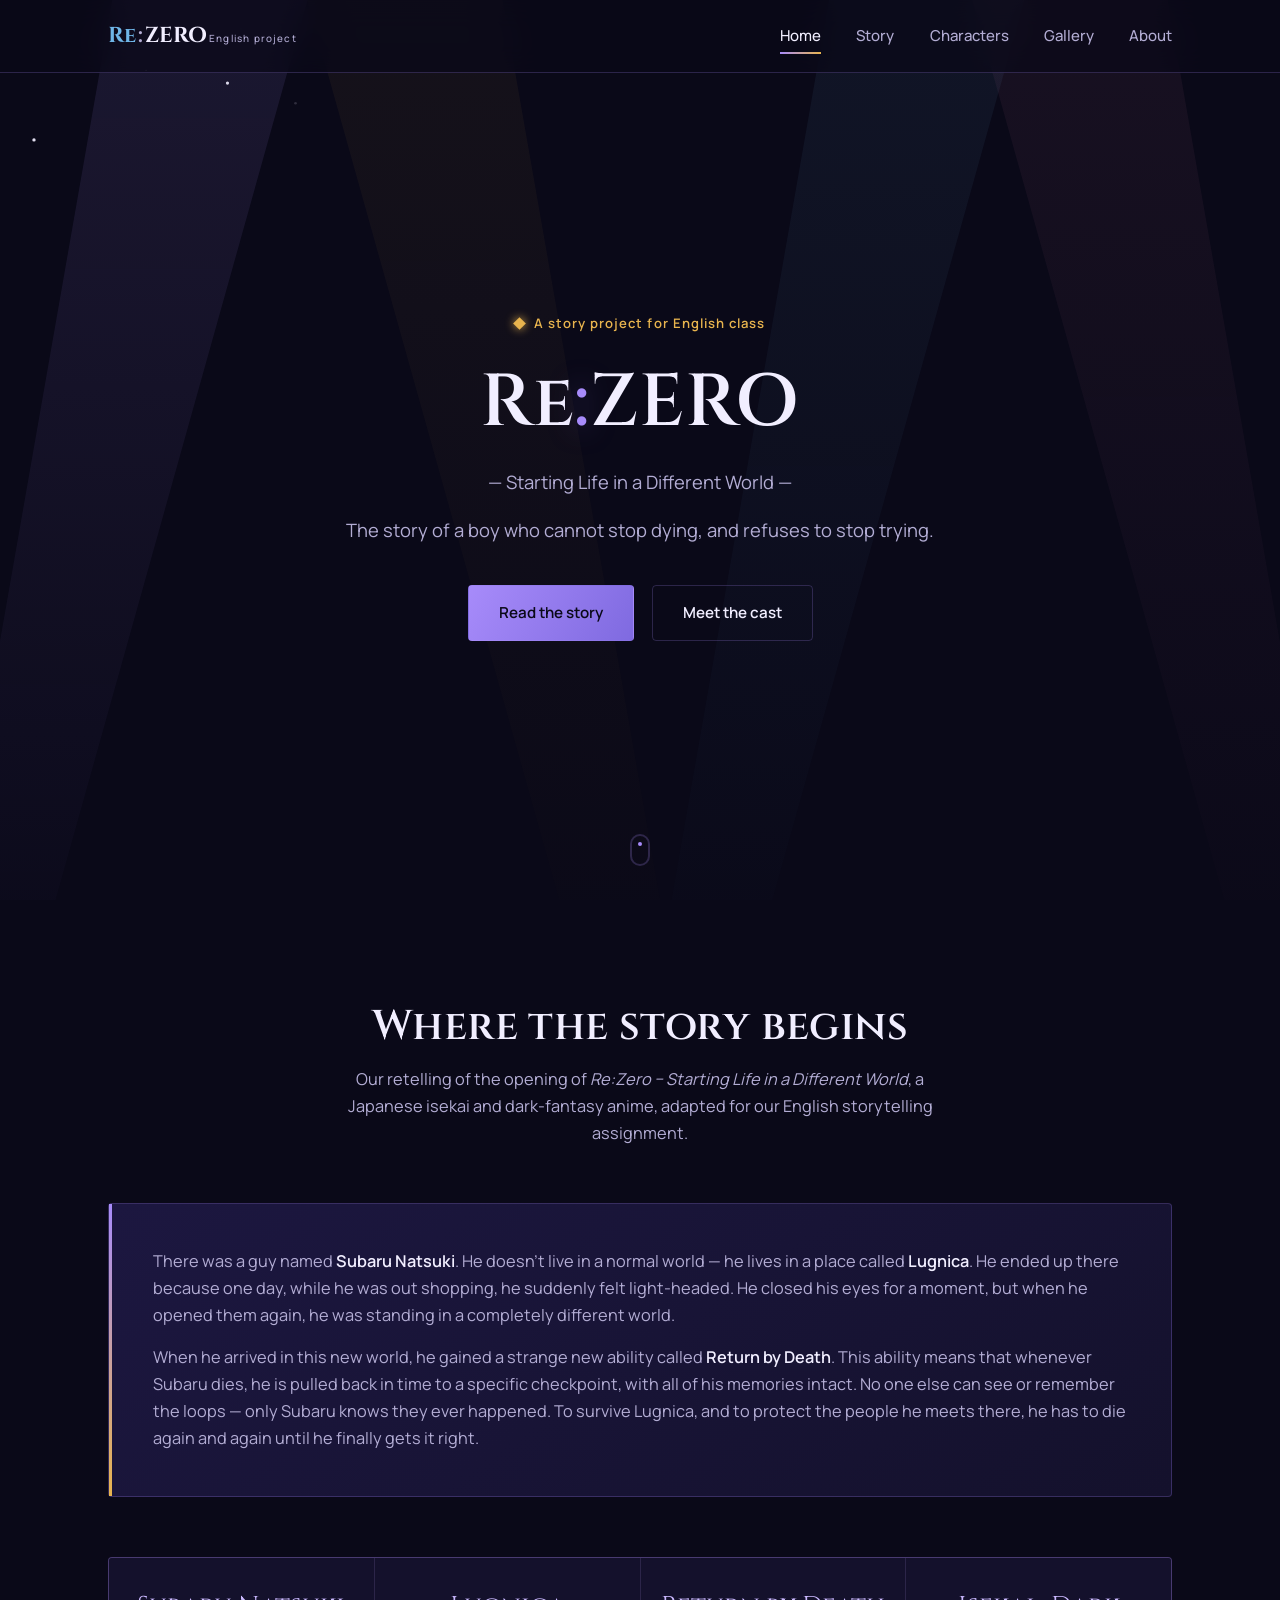
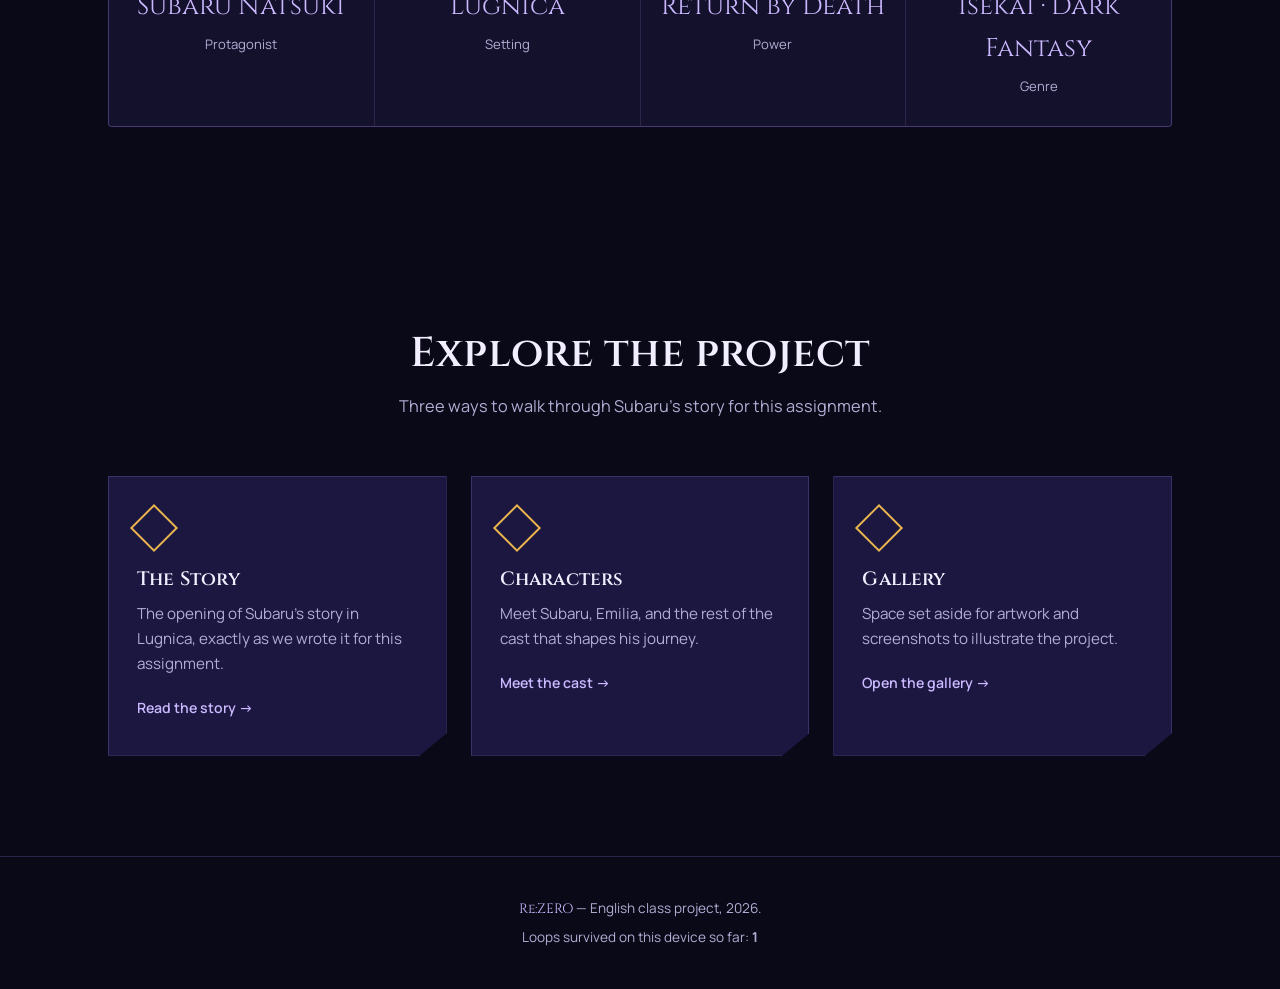
<file: re-zero-english-project/index.html>
<!DOCTYPE html>
<html lang="en">
<head>
  <meta charset="UTF-8" />
  <meta name="viewport" content="width=device-width, initial-scale=1.0" />
  <title>Re:Zero — Starting Life in a Different World | English Project</title>
  <meta name="description" content="An English class project retelling the story of Re:Zero — Starting Life in a Different World." />
  <link rel="stylesheet" href="static/css/style.css" />
</head>
<body>

  <div class="bg-shafts" aria-hidden="true">
    <span></span><span></span><span></span><span></span>
  </div>

  <header class="navbar">
    <div class="container">
      <a href="index.html" class="brand">
        <span class="re">Re</span><span class="colon">:</span><span class="zero">ZERO</span>
        <span class="tag">English project</span>
      </a>
      <nav class="nav-links">
        <a href="index.html">Home</a>
        <a href="templates/story.html">Story</a>
        <a href="templates/characters.html">Characters</a>
        <a href="templates/gallery.html">Gallery</a>
        <a href="templates/about.html">About</a>
      </nav>
      <button class="nav-toggle" aria-label="Toggle menu" aria-expanded="false">
        <span></span><span></span><span></span>
      </button>
    </div>
  </header>

  <main>
    <section class="hero">
      <canvas id="starfield"></canvas>
      <div class="hero-content">
        <p class="eyebrow-gem"><span class="gem"></span>A story project for English class</p>
        <h1>Re<span class="accent">:</span>ZERO</h1>
        <p class="sub">— Starting Life in a Different World —</p>
        <p class="sub">The story of a boy who cannot stop dying, and refuses to stop trying.</p>
        <div class="hero-actions">
          <a href="templates/story.html" class="btn btn-primary">Read the story</a>
          <a href="templates/characters.html" class="btn btn-ghost">Meet the cast</a>
        </div>
      </div>
      <div class="scroll-cue" aria-hidden="true"></div>
    </section>

    <section class="section" id="synopsis">
      <div class="container">
        <div class="section-head reveal">
          <h2>Where the story begins</h2>
          <p>Our retelling of the opening of <em>Re:Zero − Starting Life in a Different World</em>, a Japanese isekai and dark-fantasy anime, adapted for our English storytelling assignment.</p>
        </div>

        <div class="synopsis reveal">
          <p>There was a guy named <strong>Subaru Natsuki</strong>. He doesn't live in a normal world — he lives in a place called <strong>Lugnica</strong>. He ended up there because one day, while he was out shopping, he suddenly felt light-headed. He closed his eyes for a moment, but when he opened them again, he was standing in a completely different world.</p>
          <p>When he arrived in this new world, he gained a strange new ability called <strong>Return by Death</strong>. This ability means that whenever Subaru dies, he is pulled back in time to a specific checkpoint, with all of his memories intact. No one else can see or remember the loops — only Subaru knows they ever happened. To survive Lugnica, and to protect the people he meets there, he has to die again and again until he finally gets it right.</p>
        </div>

        <div class="fact-strip reveal">
          <div class="fact">
            <div class="value">Subaru Natsuki</div>
            <div class="label">Protagonist</div>
          </div>
          <div class="fact">
            <div class="value">Lugnica</div>
            <div class="label">Setting</div>
          </div>
          <div class="fact">
            <div class="value">Return by Death</div>
            <div class="label">Power</div>
          </div>
          <div class="fact">
            <div class="value">Isekai · Dark Fantasy</div>
            <div class="label">Genre</div>
          </div>
        </div>
      </div>
    </section>

    <section class="section" id="explore">
      <div class="container">
        <div class="section-head reveal">
          <h2>Explore the project</h2>
          <p>Three ways to walk through Subaru's story for this assignment.</p>
        </div>

        <div class="explore-grid reveal">
          <a href="templates/story.html" class="explore-card">
            <div class="mark"></div>
            <h3>The Story</h3>
            <p>The opening of Subaru's story in Lugnica, exactly as we wrote it for this assignment.</p>
            <span class="go">Read the story &rarr;</span>
          </a>
          <a href="templates/characters.html" class="explore-card">
            <div class="mark"></div>
            <h3>Characters</h3>
            <p>Meet Subaru, Emilia, and the rest of the cast that shapes his journey.</p>
            <span class="go">Meet the cast &rarr;</span>
          </a>
          <a href="templates/gallery.html" class="explore-card">
            <div class="mark"></div>
            <h3>Gallery</h3>
            <p>Space set aside for artwork and screenshots to illustrate the project.</p>
            <span class="go">Open the gallery &rarr;</span>
          </a>
        </div>
      </div>
    </section>
  </main>

  <footer>
    <div class="container">
      <p><span class="brand-mini">Re:ZERO</span> — English class project, 2026.</p>
      <p style="margin-top:6px;">Loops survived on this device so far: <strong data-loop-counter>1</strong></p>
    </div>
  </footer>

  <script src="static/js/script.js"></script>
</body>
</html>
</file>
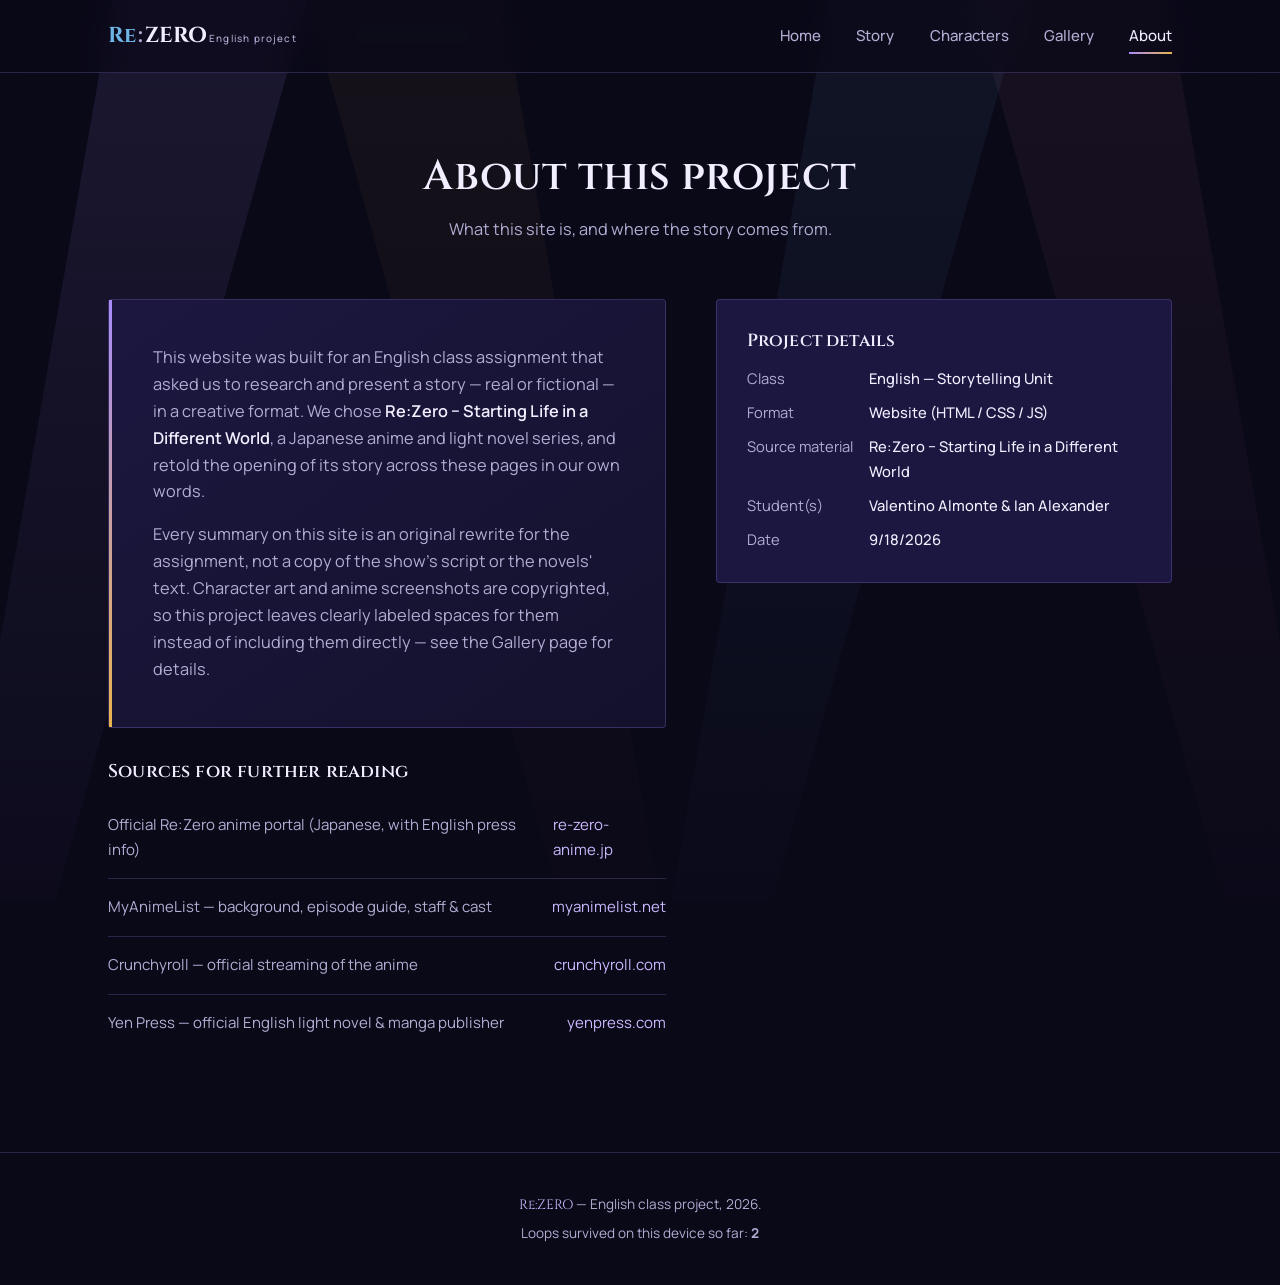
<file: re-zero-english-project/templates/about.html>
<!DOCTYPE html>
<html lang="en">
<head>
  <meta charset="UTF-8" />
  <meta name="viewport" content="width=device-width, initial-scale=1.0" />
  <title>About | Re:Zero English Project</title>
  <link rel="stylesheet" href="../static/css/style.css" />
</head>
<body>

  <div class="bg-shafts" aria-hidden="true">
    <span></span><span></span><span></span><span></span>
  </div>

  <header class="navbar">
    <div class="container">
      <a href="../index.html" class="brand">
        <span class="re">Re</span><span class="colon">:</span><span class="zero">ZERO</span>
        <span class="tag">English project</span>
      </a>
      <nav class="nav-links">
        <a href="../index.html">Home</a>
        <a href="story.html">Story</a>
        <a href="characters.html">Characters</a>
        <a href="gallery.html">Gallery</a>
        <a href="about.html">About</a>
      </nav>
      <button class="nav-toggle" aria-label="Toggle menu" aria-expanded="false">
        <span></span><span></span><span></span>
      </button>
    </div>
  </header>

  <main>
    <section class="section" style="padding-top:150px;">
      <div class="container">
        <div class="section-head reveal">
          <h2>About this project</h2>
          <p>What this site is, and where the story comes from.</p>
        </div>

        <div class="about-grid reveal">
          <div>
            <div class="synopsis" style="margin-bottom: 32px;">
              <p>This website was built for an English class assignment that asked us to research and present a story — real or fictional — in a creative format. We chose <strong>Re:Zero − Starting Life in a Different World</strong>, a Japanese anime and light novel series, and retold the opening of its story across these pages in our own words.</p>
              <p>Every summary on this site is an original rewrite for the assignment, not a copy of the show's script or the novels' text. Character art and anime screenshots are copyrighted, so this project leaves clearly labeled spaces for them instead of including them directly — see the Gallery page for details.</p>
            </div>

            <h3 style="color:var(--frost); font-size:1.15rem; margin-bottom:14px;">Sources for further reading</h3>
            <ul class="source-list">
              <li><span>Official Re:Zero anime portal (Japanese, with English press info)</span><a href="https://re-zero-anime.jp/" target="_blank" rel="noopener">re-zero-anime.jp</a></li>
              <li><span>MyAnimeList — background, episode guide, staff &amp; cast</span><a href="https://myanimelist.net/" target="_blank" rel="noopener">myanimelist.net</a></li>
              <li><span>Crunchyroll — official streaming of the anime</span><a href="https://www.crunchyroll.com/" target="_blank" rel="noopener">crunchyroll.com</a></li>
              <li><span>Yen Press — official English light novel &amp; manga publisher</span><a href="https://yenpress.com/" target="_blank" rel="noopener">yenpress.com</a></li>
            </ul>
          </div>

          <div class="info-card">
            <h3>Project details</h3>
            <dl>
              <dt>Class</dt><dd>English — Storytelling Unit</dd>
              <dt>Format</dt><dd>Website (HTML / CSS / JS)</dd>
              <dt>Source material</dt><dd>Re:Zero − Starting Life in a Different World</dd>
              <dt>Student(s)</dt><dd>Valentino Almonte &amp; Ian Alexander</dd>
              <dt>Date</dt><dd>9/18/2026</dd>
            </dl>
          </div>
        </div>
      </div>
    </section>
  </main>

  <footer>
    <div class="container">
      <p><span class="brand-mini">Re:ZERO</span> — English class project, 2026.</p>
      <p style="margin-top:6px;">Loops survived on this device so far: <strong data-loop-counter>1</strong></p>
    </div>
  </footer>

  <script src="../static/js/script.js"></script>
</body>
</html>
</file>
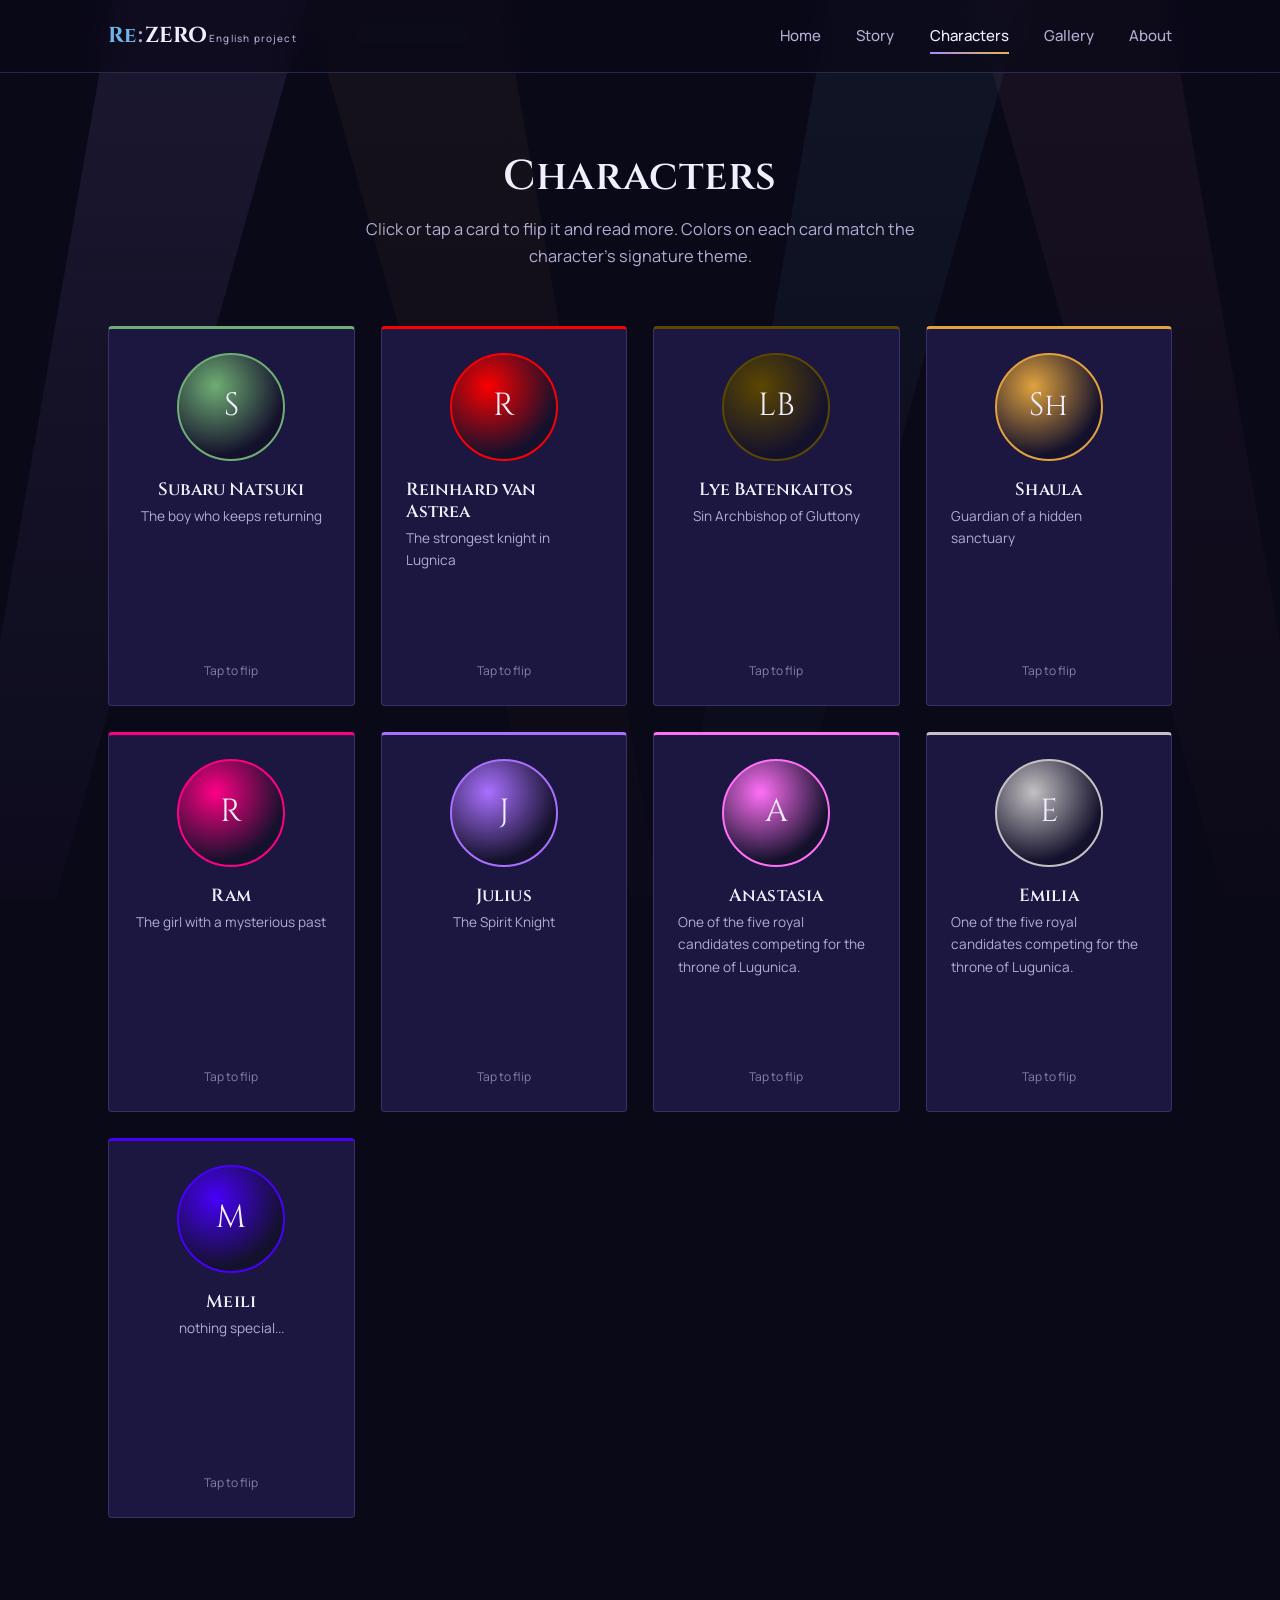
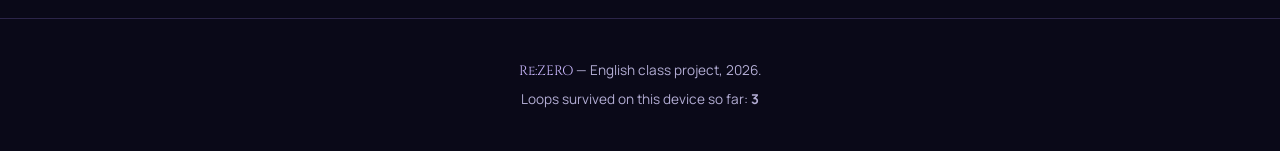
<file: re-zero-english-project/templates/characters.html>
<!DOCTYPE html>
<html lang="en">
<head>
  <meta charset="UTF-8" />
  <meta name="viewport" content="width=device-width, initial-scale=1.0" />
  <title>Characters | Re:Zero English Project</title>
  <link rel="stylesheet" href="../static/css/style.css" />
</head>
<body>

  <div class="bg-shafts" aria-hidden="true">
    <span></span><span></span><span></span><span></span>
  </div>

  <header class="navbar">
    <div class="container">
      <a href="../index.html" class="brand">
        <span class="re">Re</span><span class="colon">:</span><span class="zero">ZERO</span>
        <span class="tag">English project</span>
      </a>
      <nav class="nav-links">
        <a href="../index.html">Home</a>
        <a href="story.html">Story</a>
        <a href="characters.html">Characters</a>
        <a href="gallery.html">Gallery</a>
        <a href="about.html">About</a>
      </nav>
      <button class="nav-toggle" aria-label="Toggle menu" aria-expanded="false">
        <span></span><span></span><span></span>
      </button>
    </div>
  </header>

  <main>
    <section class="section" style="padding-top:150px;">
      <div class="container">
        <div class="section-head reveal">
          <h2>Characters</h2>
          <p>Click or tap a card to flip it and read more. Colors on each card match the character's signature theme.</p>
        </div>

        <div class="char-grid reveal">

          <div class="char-card" tabindex="0" style="--c-color:#6fae74;">
            <div class="char-card-inner">
              <div class="char-face char-front">
                <div class="char-portrait">S</div>
                <h3>Subaru Natsuki</h3>
                <p class="role">The boy who keeps returning</p>
                <p class="flip-hint">Tap to flip</p>
              </div>
              <div class="char-face char-back">
                <h4>Protagonist</h4>
                <p>An ordinary teenager pulled out of his own world with nothing but the clothes on his back and a tracksuit. Stubborn, talkative, and quick to throw himself into danger, Subaru's real strength isn't a sword — it's refusing to give up on people, no matter how many loops it costs him.</p>
              </div>
            </div>
          </div>

          <div class="char-card" tabindex="0" style="--c-color:#fb0000;">
            <div class="char-card-inner">
              <div class="char-face char-front">
                <div class="char-portrait">R</div>
                <h3>Reinhard van Astrea</h3>
                <p class="role">The strongest knight in Lugnica</p>
                <p class="flip-hint">Tap to flip</p>
              </div>
              <div class="char-face char-back">
                <h4>The Sword Saint</h4>
                <p>A knight so skilled that most people consider him unbeatable in a fight. Calm, disciplined, and almost unnervingly polite, Reinhard fights to protect the kingdom and the people he's sworn to serve, and his sheer strength makes him one of the few characters Subaru can't out-plan his way around.</p>
              </div>
            </div>
          </div>

          <div class="char-card" tabindex="0" style="--c-color:#5b4700;">
            <div class="char-card-inner">
              <div class="char-face char-front">
                <div class="char-portrait">LB</div>
                <h3>Lye Batenkaitos</h3>
                <p class="role">Sin Archbishop of Gluttony</p>
                <p class="flip-hint">Tap to flip</p>
              </div>
              <div class="char-face char-back">
                <h4>Gluttony</h4>
                <p>One of the Witch Cult's most dangerous Sin Archbishops, representing Gluttony. Lye feeds on people's names and memories rather than food, hiding underneath heavy robes, and stands as one of the story's most unsettling early threats to Subaru and his allies.</p>
              </div>
            </div>
          </div>

          <div class="char-card" tabindex="0" style="--c-color:#e0a23e;">
            <div class="char-card-inner">
              <div class="char-face char-front">
                <div class="char-portrait">Sh</div>
                <h3>Shaula</h3>
                <p class="role">Guardian of a hidden sanctuary</p>
                <p class="flip-hint">Tap to flip</p>
              </div>
              <div class="char-face char-back">
                <h4>Pleyades Watchtower Guardian</h4>
                <p>A watchful, eccentric guardian who appears later in the story, tasked with protecting a sanctuary that few people are allowed near. Once she decides someone is her "master," her loyalty becomes intense — and more than a little unsettling for whoever is on the receiving end of it.</p>
              </div>
            </div>
          </div>
          
                    <div class="char-card" tabindex="0" style="--c-color:hsl(329, 100%, 50%);">
            <div class="char-card-inner">
              <div class="char-face char-front">
                <div class="char-portrait">R</div>
                <h3>Ram</h3>
                <p class="role">The girl with a mysterious past</p>
                <p class="flip-hint">Tap to flip</p>
              </div>
              <div class="char-face char-back">
                <h4>Maid</h4>
                <p>She is a pink-haired demon (Oni) maid who works alongside her twin sister, Rem, at the Roswaal manor. Although she lost her powerful horn during a childhood attack—significantly weakening her magical abilities and stamina compared to her past—Ram remains fiercely proud, immensely confident, and highly intelligent.</p>
              </div>
            </div>
          </div>

                              <div class="char-card" tabindex="0" style="--c-color:hsl(264, 100%, 72%);">
            <div class="char-card-inner">
              <div class="char-face char-front">
                <div class="char-portrait">J</div>
                <h3>Julius</h3>
                <p class="role">The Spirit Knight</p>
                <p class="flip-hint">Tap to flip</p>
              </div>
              <div class="char-face char-back">
                <h4>Knight</h4>
                <p>Known as the "Finest of Knights," he serves Anastasia Hoshin, one of the candidates in the Royal Selection. Julius is distinguished by his refined appearance, polished manners, and strict adherence to chivalry, making him the personification of an ideal knight in the Kingdom of Lugunica.</p>
              </div>
            </div>
          </div>
          
                                        <div class="char-card" tabindex="0" style="--c-color:hsl(304, 100%, 72%);">
            <div class="char-card-inner">
              <div class="char-face char-front">
                <div class="char-portrait">A</div>
                <h3>Anastasia</h3>
                <p class="role">One of the five royal candidates competing for the throne of Lugunica.</p>
                <p class="flip-hint">Tap to flip</p>
              </div>
              <div class="char-face char-back">
                <h4>Royal Candidate</h4>
                <p>Originally an orphan from Kararagi, she rose from poverty through her exceptional business acumen to become the head of the powerful Hoshin Trading Company. Recognizing her talents, she was nominated to represent Kararagi-style enterprise and commerce in Lugunica's Royal Selection.</p>
              </div>
            </div>
          </div>

                                                  <div class="char-card" tabindex="0" style="--c-color:hsl(315, 3%, 76%);">
            <div class="char-card-inner">
              <div class="char-face char-front">
                <div class="char-portrait">E</div>
                <h3>Emilia</h3>
                <p class="role">One of the five royal candidates competing for the throne of Lugunica.</p>
                <p class="flip-hint">Tap to flip</p>
              </div>
              <div class="char-face char-back">
                <h4>Royal Candidate</h4>
                <p>She is a silver-haired Half-Elf who physically resembles the dreaded Witch of Envy, leading to widespread prejudice and fear from the public throughout her life. Despite facing constant mistrust and isolation, she remains exceptionally kind-hearted, compassionate, and determined to prove her worth and establish equality across the kingdom.</p>
              </div>
            </div>
          </div>

                                                      <div class="char-card" tabindex="0" style="--c-color:hsl(257, 100%, 49%);">
            <div class="char-card-inner">
              <div class="char-face char-front">
                <div class="char-portrait">M</div>
                <h3>Meili</h3>
                <p class="role">nothing special...</p>
                <p class="flip-hint">Tap to flip</p>
              </div>
              <div class="char-face char-back">
                <h4>Useless Girl lol</h4>
                <p>She first appears under the guise of an innocent village child in Irlam, but is later revealed to be an assassin working for the mysterious "Assassin Organization" alongside Elsa Granhiert. Despite her young age and harmless appearance, she plays a central role in several major conflicts against Subaru and his allies.</p>
              </div>
            </div>
          </div>

        </div>
      </div>
    </section>
  </main>

  <footer>
    <div class="container">
      <p><span class="brand-mini">Re:ZERO</span> — English class project, 2026.</p>
      <p style="margin-top:6px;">Loops survived on this device so far: <strong data-loop-counter>1</strong></p>
    </div>
  </footer>

  <script src="../static/js/script.js"></script>
</body>
</html>
</file>
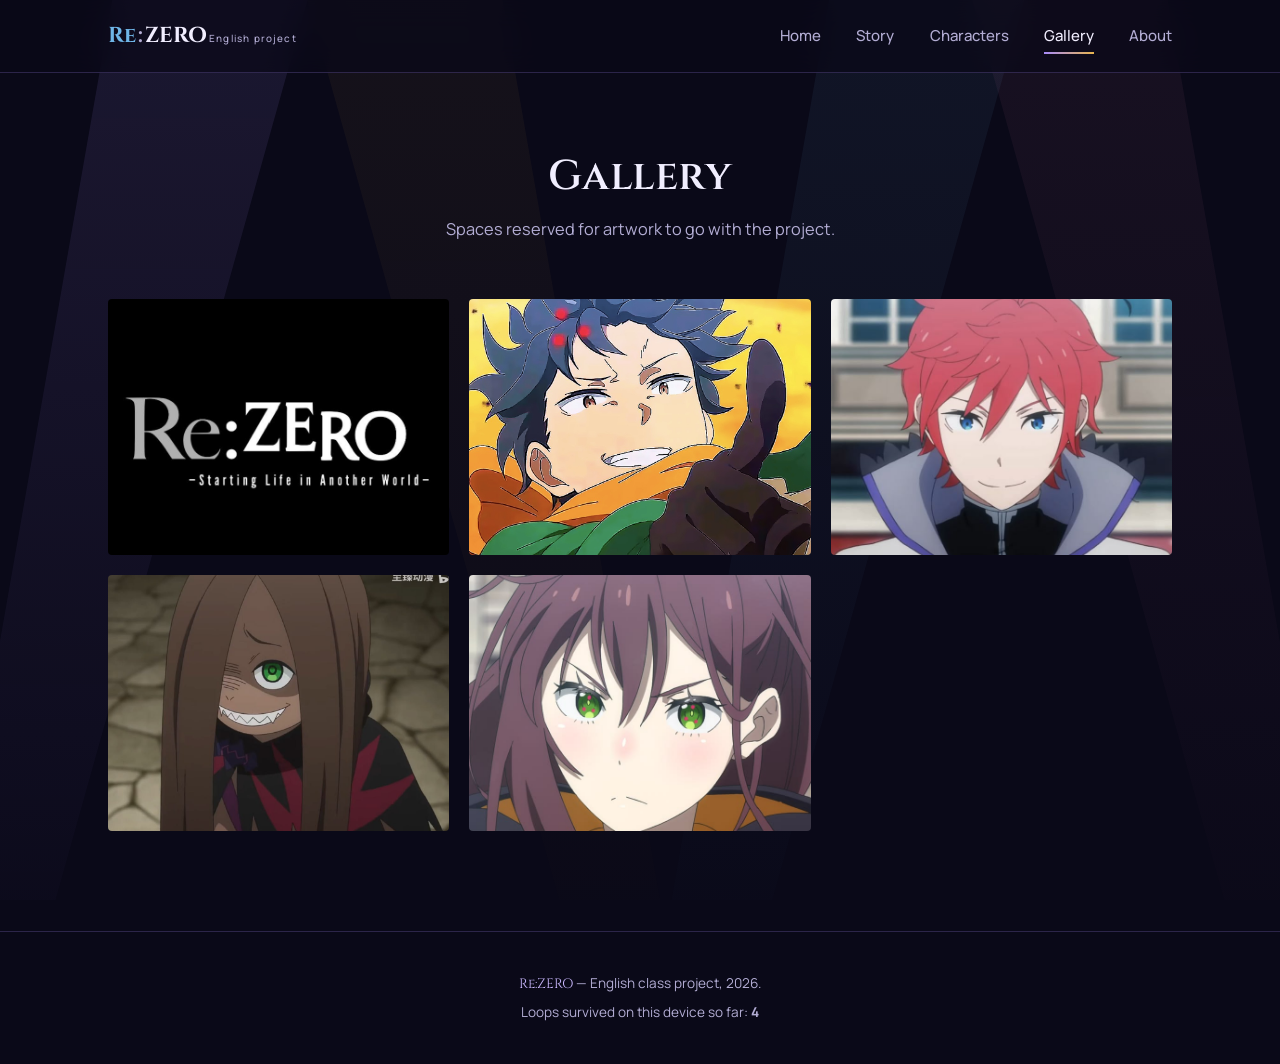
<file: re-zero-english-project/templates/gallery.html>
<!DOCTYPE html>
<html lang="en">
<head>
  <meta charset="UTF-8" />
  <meta name="viewport" content="width=device-width, initial-scale=1.0" />
  <title>Gallery | Re:Zero English Project</title>
  <link rel="stylesheet" href="../static/css/style.css" />
</head>
<body>

  <div class="bg-shafts" aria-hidden="true">
    <span></span><span></span><span></span><span></span>
  </div>

  <header class="navbar">
    <div class="container">
      <a href="../index.html" class="brand">
        <span class="re">Re</span><span class="colon">:</span><span class="zero">ZERO</span>
        <span class="tag">English project</span>
      </a>
      <nav class="nav-links">
        <a href="../index.html">Home</a>
        <a href="story.html">Story</a>
        <a href="characters.html">Characters</a>
        <a href="gallery.html">Gallery</a>
        <a href="about.html">About</a>
      </nav>
      <button class="nav-toggle" aria-label="Toggle menu" aria-expanded="false">
        <span></span><span></span><span></span>
      </button>
    </div>
  </header>

  <main>
    <section class="section" style="padding-top:150px;">
      <div class="container">
        <div class="section-head reveal">
          <h2>Gallery</h2>
          <p>Spaces reserved for artwork to go with the project.</p>
        </div>

        <div class="gallery-grid reveal">

          <div class="gallery-slot">
            <img class="gallery-img" src="../static/images/cover.jpg" alt="Re:Zero cover art" />
            <div class="gallery-fallback">
              <span class="icon"></span>
              <span class="filename">static/images/cover.jpg</span>
              <span class="caption">Cover art</span>
            </div>
          </div>

          <div class="gallery-slot">
            <img class="gallery-img" src="../static/images/subaru.png" alt="Subaru Natsuki" />
            <div class="gallery-fallback">
              <span class="icon"></span>
              <span class="filename">static/images/subaru.png</span>
              <span class="caption">Subaru Natsuki</span>
            </div>
          </div>

          <div class="gallery-slot">
            <img class="gallery-img" src="../static/images/reinhard.jpg" alt="Reinhard van Astrea" />
            <div class="gallery-fallback">
              <span class="icon"></span>
              <span class="filename">static/images/reinhard.jpg</span>
              <span class="caption">Reinhard van Astrea</span>
            </div>
          </div>

          <div class="gallery-slot">
            <img class="gallery-img" src="../static/images/lye-batenkaitos.jpg" alt="Lye Batenkaitos" />
            <div class="gallery-fallback">
              <span class="icon"></span>
              <span class="filename">static/images/lye-batenkaitos.jpg</span>
              <span class="caption">Lye Batenkaitos</span>
            </div>
          </div>

          <div class="gallery-slot">
            <img class="gallery-img" src="../static/images/shaula.jpg" alt="Shaula" />
            <div class="gallery-fallback">
              <span class="icon"></span>
              <span class="filename">static/images/shaula.jpg</span>
              <span class="caption">Shaula</span>
            </div>
          </div>

        </div>
      </div>
    </section>
  </main>

  <footer>
    <div class="container">
      <p><span class="brand-mini">Re:ZERO</span> — English class project, 2026.</p>
      <p style="margin-top:6px;">Loops survived on this device so far: <strong data-loop-counter>1</strong></p>
    </div>
  </footer>

  <script src="../static/js/script.js"></script>
</body>
</html>
</file>
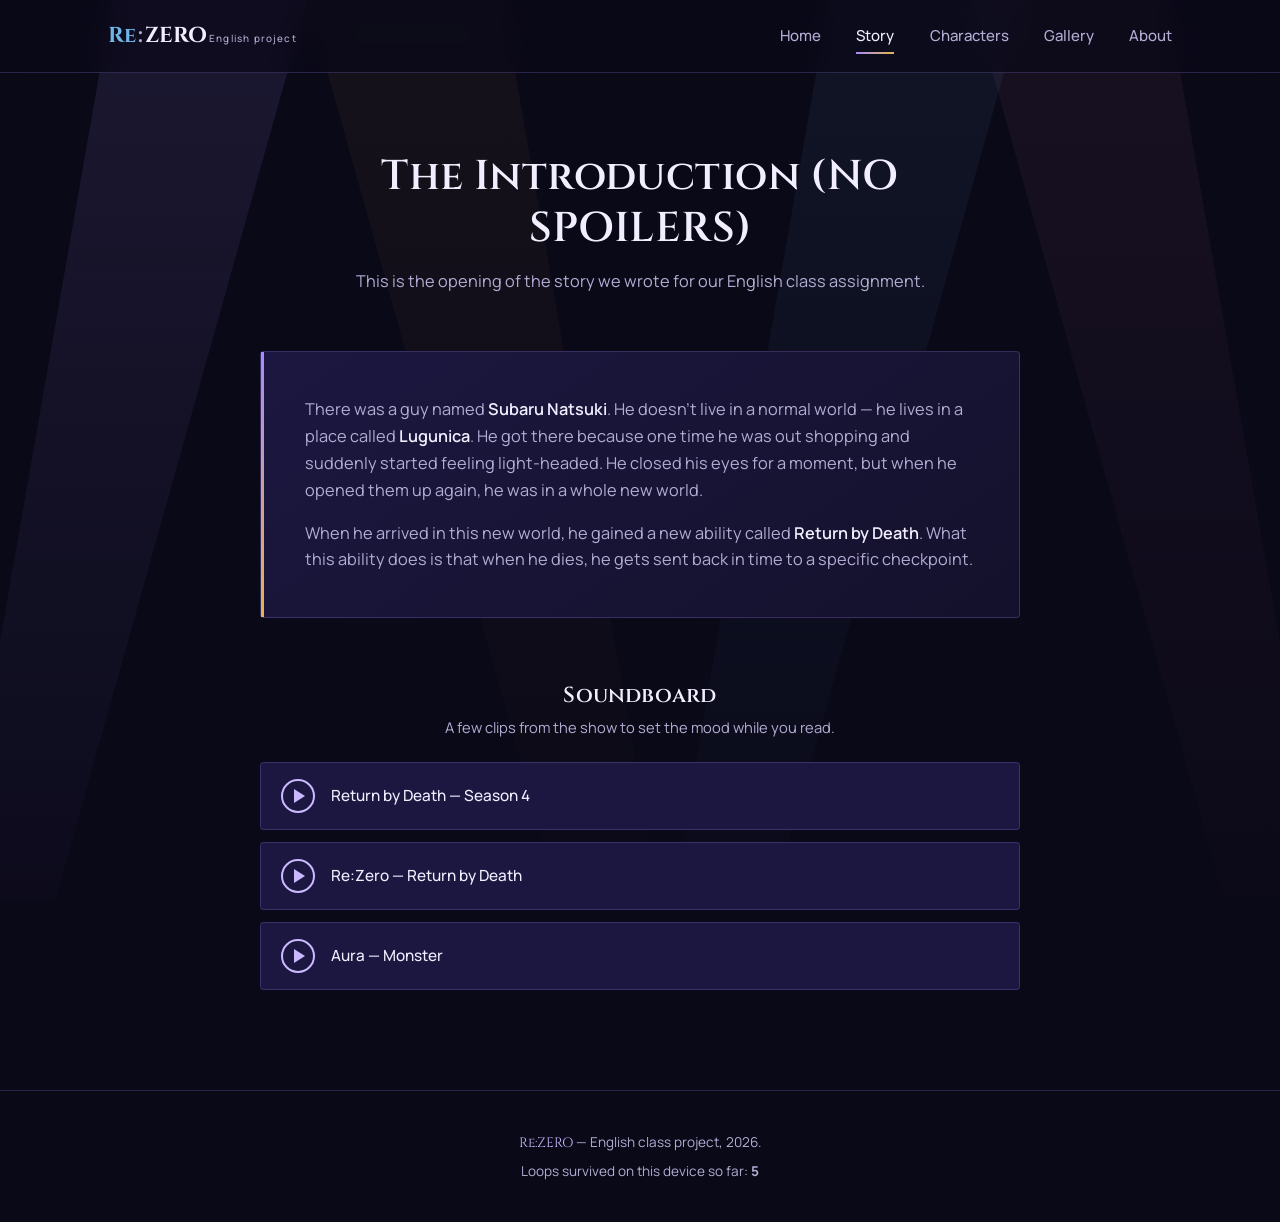
<file: re-zero-english-project/templates/story.html>
<!DOCTYPE html>
<html lang="en">
<head>
  <meta charset="UTF-8" />
  <meta name="viewport" content="width=device-width, initial-scale=1.0" />
  <title>The Story | Re:Zero English Project</title>
  <link rel="stylesheet" href="../static/css/style.css" />
</head>
<body>

  <div class="bg-shafts" aria-hidden="true">
    <span></span><span></span><span></span><span></span>
  </div>

  <header class="navbar">
    <div class="container">
      <a href="../index.html" class="brand">
        <span class="re">Re</span><span class="colon">:</span><span class="zero">ZERO</span>
        <span class="tag">English project</span>
      </a>
      <nav class="nav-links">
        <a href="../index.html">Home</a>
        <a href="story.html">Story</a>
        <a href="characters.html">Characters</a>
        <a href="gallery.html">Gallery</a>
        <a href="about.html">About</a>
      </nav>
      <button class="nav-toggle" aria-label="Toggle menu" aria-expanded="false">
        <span></span><span></span><span></span>
      </button>
    </div>
  </header>

  <main>
    <section class="section" style="padding-top:150px;">
      <div class="container">
        <div class="section-head reveal">
          <h2>The Introduction (NO SPOILERS)</h2>
          <p>This is the opening of the story we wrote for our English class assignment.</p>
        </div>

        <div class="synopsis reveal" style="max-width:760px;margin-left:auto;margin-right:auto;">
          <p>There was a guy named <strong>Subaru Natsuki</strong>. He doesn't live in a normal world — he lives in a place called <strong>Lugunica</strong>. He got there because one time he was out shopping and suddenly started feeling light-headed. He closed his eyes for a moment, but when he opened them up again, he was in a whole new world.</p>
          <p>When he arrived in this new world, he gained a new ability called <strong>Return by Death</strong>. What this ability does is that when he dies, he gets sent back in time to a specific checkpoint.</p>
        </div>

        <div class="soundboard-head reveal" style="max-width:760px;margin-left:auto;margin-right:auto;">
          <h3>Soundboard</h3>
          <p>A few clips from the show to set the mood while you read.</p>
        </div>

        <div class="soundboard reveal" style="max-width:760px;margin-left:auto;margin-right:auto;">
          <button class="sound-btn" data-audio="../static/audio/return-by-death-season-4.mp3">
            <span class="sound-icon" aria-hidden="true"></span>
            <span class="sound-label">Return by Death — Season 4</span>
          </button>
          <button class="sound-btn" data-audio="../static/audio/re-zero-return-by-death.mp3">
            <span class="sound-icon" aria-hidden="true"></span>
            <span class="sound-label">Re:Zero — Return by Death</span>
          </button>
          <button class="sound-btn" data-audio="../static/audio/aura-monster.mp3">
            <span class="sound-icon" aria-hidden="true"></span>
            <span class="sound-label">Aura — Monster</span>
          </button>
        </div>
      </div>
    </section>
  </main>

  <footer>
    <div class="container">
      <p><span class="brand-mini">Re:ZERO</span> — English class project, 2026.</p>
      <p style="margin-top:6px;">Loops survived on this device so far: <strong data-loop-counter>1</strong></p>
    </div>
  </footer>

  <script src="../static/js/script.js"></script>
</body>
</html>
</file>
<file: re-zero-english-project/static/css/style.css>
/* =========================================================
   RE:ZERO — Starting Life in a Different World
   English Class Project — Stylesheet
   ========================================================= */

@import url('https://fonts.googleapis.com/css2?family=Cinzel:wght@500;600;700&family=Manrope:wght@400;500;600;700&display=swap');

:root {
  /* --- Palette: inspired by Lugnica's night sky & the witch's cult colors --- */
  --void: #0a0918;
  --deep: #14112c;
  --panel: #1c1740;
  --panel-light: #241d52;
  --border-soft: rgba(167, 139, 250, 0.22);

  --violet: #a78bfa;      /* Emilia's eyes / spirit magic */
  --violet-soft: #cbb9ff;
  --frost: #f1eeff;        /* icy off-white for body text */
  --frost-dim: #b3add4;    /* muted lavender-grey */
  --gold: #e8b44e;         /* checkpoint / Return by Death glow */
  --rem-blue: #6fb6e8;     /* Rem */
  --ram-pink: #e885b0;     /* Ram */
  --puck-grey: #cfd6e6;    /* Puck */
  --beako-gold: #e0b23e;   /* Beatrice */

  --font-display: 'Cinzel', serif;
  --font-body: 'Manrope', sans-serif;

  --container: 1120px;
  --radius: 4px;
}

/* --- Reset --- */
* { box-sizing: border-box; margin: 0; padding: 0; }

html { scroll-behavior: smooth; }

body {
  background: var(--void);
  color: var(--frost);
  font-family: var(--font-body);
  line-height: 1.65;
  overflow-x: hidden;
}

img { max-width: 100%; display: block; }

a { color: inherit; text-decoration: none; }

ul { list-style: none; }

h1, h2, h3, h4 {
  font-family: var(--font-display);
  font-weight: 600;
  line-height: 1.25;
  letter-spacing: 0.01em;
}

.container {
  max-width: var(--container);
  margin: 0 auto;
  padding: 0 28px;
}

::selection { background: var(--violet); color: var(--void); }

/* Respect reduced motion */
@media (prefers-reduced-motion: reduce) {
  * { animation-duration: 0.001ms !important; animation-iteration-count: 1 !important; transition-duration: 0.001ms !important; scroll-behavior: auto !important; }
}

/* =========================================================
   Ambient background: layered triangular light-shafts
   (the recurring visual motif borrowed from the show's key art)
   ========================================================= */
.bg-shafts {
  position: fixed;
  inset: 0;
  z-index: 0;
  overflow: hidden;
  pointer-events: none;
}
.bg-shafts span {
  position: absolute;
  top: -10%;
  width: 32vw;
  height: 130vh;
  background: linear-gradient(180deg, rgba(167,139,250,0.10), rgba(167,139,250,0));
  clip-path: polygon(50% 0%, 100% 0%, 20% 100%, 0% 100%);
}
.bg-shafts span:nth-child(1) { left: -6%;  background: linear-gradient(180deg, rgba(167,139,250,0.12), transparent); }
.bg-shafts span:nth-child(2) { left: 22%;  background: linear-gradient(180deg, rgba(232,180,78,0.06), transparent); transform: scaleX(-1); }
.bg-shafts span:nth-child(3) { left: 50%;  background: linear-gradient(180deg, rgba(111,182,232,0.08), transparent); }
.bg-shafts span:nth-child(4) { left: 74%;  background: linear-gradient(180deg, rgba(232,133,176,0.07), transparent); transform: scaleX(-1); }

/* =========================================================
   Navbar
   ========================================================= */
.navbar {
  position: fixed;
  top: 0; left: 0; right: 0;
  z-index: 100;
  backdrop-filter: blur(14px);
  -webkit-backdrop-filter: blur(14px);
  background: rgba(10, 9, 24, 0.72);
  border-bottom: 1px solid var(--border-soft);
}
.navbar .container {
  display: flex;
  align-items: center;
  justify-content: space-between;
  height: 72px;
}
.brand {
  font-family: var(--font-display);
  font-size: 1.35rem;
  font-weight: 700;
  display: flex;
  align-items: baseline;
  gap: 2px;
}
.brand .re { color: var(--rem-blue); }
.brand .colon { color: var(--frost-dim); }
.brand .zero { color: var(--frost); }
.brand .tag {
  display: block;
  font-family: var(--font-body);
  font-size: 0.62rem;
  font-weight: 500;
  color: var(--frost-dim);
  letter-spacing: 0.12em;
  margin-top: 2px;
}
.nav-links {
  display: flex;
  gap: 2.2rem;
  font-size: 0.94rem;
  font-weight: 500;
}
.nav-links a {
  position: relative;
  color: var(--frost-dim);
  padding: 6px 0;
  transition: color 0.25s ease;
}
.nav-links a::after {
  content: '';
  position: absolute;
  left: 0; bottom: 0;
  width: 0; height: 2px;
  background: linear-gradient(90deg, var(--violet), var(--gold));
  transition: width 0.3s ease;
}
.nav-links a:hover,
.nav-links a.active { color: var(--frost); }
.nav-links a:hover::after,
.nav-links a.active::after { width: 100%; }

.nav-toggle {
  display: none;
  flex-direction: column;
  gap: 5px;
  background: none;
  border: none;
  cursor: pointer;
  z-index: 110;
}
.nav-toggle span {
  width: 24px; height: 2px;
  background: var(--frost);
  transition: transform 0.3s ease, opacity 0.3s ease;
}

/* =========================================================
   Hero
   ========================================================= */
.hero {
  position: relative;
  min-height: 100vh;
  display: flex;
  align-items: center;
  justify-content: center;
  text-align: center;
  padding: 140px 24px 90px;
  overflow: hidden;
}
#starfield {
  position: absolute;
  inset: 0;
  z-index: 0;
}
.hero-content { position: relative; z-index: 2; max-width: 760px; }

.eyebrow-gem {
  display: inline-flex;
  align-items: center;
  gap: 10px;
  color: var(--gold);
  font-size: 0.82rem;
  font-weight: 600;
  letter-spacing: 0.08em;
  margin-bottom: 22px;
  opacity: 0;
  animation: fadeUp 0.9s ease forwards 0.1s;
}
.eyebrow-gem .gem {
  width: 9px; height: 9px;
  background: var(--gold);
  transform: rotate(45deg);
  box-shadow: 0 0 10px var(--gold);
}

.hero h1 {
  font-size: clamp(2.6rem, 6vw, 4.6rem);
  color: var(--frost);
  opacity: 0;
  animation: fadeUp 0.9s ease forwards 0.3s;
}
.hero h1 .accent { color: var(--violet); text-shadow: 0 0 28px rgba(167,139,250,0.55); }

.hero .sub {
  margin-top: 18px;
  font-size: 1.15rem;
  color: var(--frost-dim);
  font-weight: 400;
  opacity: 0;
  animation: fadeUp 0.9s ease forwards 0.5s;
}

.hero-actions {
  margin-top: 40px;
  display: flex;
  gap: 18px;
  justify-content: center;
  flex-wrap: wrap;
  opacity: 0;
  animation: fadeUp 0.9s ease forwards 0.7s;
}

.btn {
  display: inline-block;
  padding: 14px 30px;
  font-family: var(--font-body);
  font-weight: 600;
  font-size: 0.95rem;
  border-radius: var(--radius);
  transition: transform 0.25s ease, box-shadow 0.25s ease, background 0.25s ease;
  cursor: pointer;
  border: 1px solid transparent;
}
.btn-primary {
  background: linear-gradient(120deg, var(--violet), #7f6ae0);
  color: var(--void);
}
.btn-primary:hover { transform: translateY(-3px); box-shadow: 0 10px 26px rgba(167,139,250,0.35); }
.btn-ghost {
  border-color: var(--border-soft);
  color: var(--frost);
}
.btn-ghost:hover { border-color: var(--violet); background: rgba(167,139,250,0.08); transform: translateY(-3px); }

.scroll-cue {
  position: absolute;
  bottom: 34px; left: 50%;
  transform: translateX(-50%);
  width: 20px; height: 32px;
  border: 2px solid var(--border-soft);
  border-radius: 20px;
  z-index: 2;
}
.scroll-cue::before {
  content: '';
  position: absolute;
  top: 6px; left: 50%;
  width: 4px; height: 4px;
  margin-left: -2px;
  background: var(--violet);
  border-radius: 50%;
  animation: scrollDot 1.8s ease infinite;
}

@keyframes fadeUp {
  from { opacity: 0; transform: translateY(18px); }
  to { opacity: 1; transform: translateY(0); }
}
@keyframes scrollDot {
  0% { top: 6px; opacity: 1; }
  70% { top: 18px; opacity: 0; }
  100% { top: 18px; opacity: 0; }
}

/* =========================================================
   Sections (shared)
   ========================================================= */
.section {
  position: relative;
  z-index: 1;
  padding: 100px 0;
}
.section-head {
  max-width: 620px;
  margin: 0 auto 56px;
  text-align: center;
}
.section-head h2 {
  font-size: clamp(1.9rem, 4vw, 2.6rem);
  color: var(--frost);
}
.section-head p {
  margin-top: 14px;
  color: var(--frost-dim);
  font-size: 1.02rem;
}
.reveal {
  opacity: 0;
  transform: translateY(28px);
  transition: opacity 0.8s ease, transform 0.8s ease;
}
.reveal.is-visible { opacity: 1; transform: translateY(0); }

/* --- Intro / synopsis panel --- */
.synopsis {
  background: linear-gradient(145deg, var(--panel), var(--deep));
  border: 1px solid var(--border-soft);
  border-radius: var(--radius);
  padding: 44px;
  position: relative;
}
.synopsis::before {
  content: '';
  position: absolute;
  top: 0; left: 0;
  width: 3px; height: 100%;
  background: linear-gradient(180deg, var(--violet), var(--gold));
}
.synopsis p { color: var(--frost-dim); margin-bottom: 16px; font-size: 1.02rem; }
.synopsis p:last-child { margin-bottom: 0; }
.synopsis strong { color: var(--frost); font-weight: 600; }

/* --- Fact strip --- */
.fact-strip {
  display: grid;
  grid-template-columns: repeat(4, 1fr);
  gap: 1px;
  background: var(--border-soft);
  border: 1px solid var(--border-soft);
  border-radius: var(--radius);
  overflow: hidden;
  margin-top: 60px;
}
.fact {
  background: var(--deep);
  padding: 28px 20px;
  text-align: center;
}
.fact .value {
  font-family: var(--font-display);
  font-size: 1.6rem;
  color: var(--violet-soft);
}
.fact .label {
  margin-top: 6px;
  font-size: 0.82rem;
  color: var(--frost-dim);
}

/* --- Explore cards --- */
.explore-grid {
  display: grid;
  grid-template-columns: repeat(3, 1fr);
  gap: 24px;
}
.explore-card {
  background: var(--panel);
  border: 1px solid var(--border-soft);
  padding: 34px 28px;
  clip-path: polygon(0 0, 100% 0, 100% 92%, 92% 100%, 0 100%);
  transition: transform 0.3s ease, border-color 0.3s ease, background 0.3s ease;
}
.explore-card:hover {
  transform: translateY(-6px);
  border-color: var(--violet);
  background: var(--panel-light);
}
.explore-card .mark {
  width: 34px; height: 34px;
  border: 2px solid var(--gold);
  transform: rotate(45deg);
  margin-bottom: 22px;
}
.explore-card h3 { color: var(--frost); font-size: 1.2rem; margin-bottom: 10px; }
.explore-card p { color: var(--frost-dim); font-size: 0.95rem; margin-bottom: 18px; }
.explore-card .go { color: var(--violet-soft); font-weight: 600; font-size: 0.88rem; }

/* =========================================================
   Timeline (Return by Death checkpoints) — story.html
   ========================================================= */
.timeline {
  position: relative;
  max-width: 760px;
  margin: 0 auto;
  padding-left: 40px;
}
.timeline::before {
  content: '';
  position: absolute;
  left: 9px; top: 6px; bottom: 6px;
  width: 2px;
  background: linear-gradient(180deg, var(--gold), var(--violet), var(--rem-blue));
  opacity: 0.55;
}
.checkpoint {
  position: relative;
  padding-bottom: 54px;
}
.checkpoint:last-child { padding-bottom: 0; }
.checkpoint .node {
  position: absolute;
  left: -40px; top: 4px;
  width: 20px; height: 20px;
  background: var(--void);
  border: 2px solid var(--gold);
  transform: rotate(45deg);
  box-shadow: 0 0 0 4px rgba(232,180,78,0.12);
}
.checkpoint .node::after {
  content: '';
  position: absolute;
  inset: 4px;
  background: var(--gold);
  animation: pulseGem 2.6s ease-in-out infinite;
}
.checkpoint .loop-tag {
  font-size: 0.78rem;
  letter-spacing: 0.06em;
  color: var(--gold);
  font-weight: 600;
  margin-bottom: 6px;
}
.checkpoint h3 { color: var(--frost); font-size: 1.28rem; margin-bottom: 10px; }
.checkpoint p { color: var(--frost-dim); }

@keyframes pulseGem {
  0%, 100% { opacity: 0.5; }
  50% { opacity: 1; }
}

/* =========================================================
   Characters
   ========================================================= */
.char-grid {
  display: grid;
  grid-template-columns: repeat(auto-fit, minmax(240px, 1fr));
  gap: 26px;
}
.char-card {
  perspective: 1200px;
  height: 380px;
}
.char-card-inner {
  position: relative;
  width: 100%; height: 100%;
  transition: transform 0.7s cubic-bezier(0.4, 0.2, 0.2, 1);
  transform-style: preserve-3d;
}
.char-card:hover .char-card-inner,
.char-card:focus-within .char-card-inner { transform: rotateY(180deg); }

.char-face {
  position: absolute; inset: 0;
  backface-visibility: hidden;
  border-radius: var(--radius);
  border: 1px solid var(--border-soft);
  display: flex;
  flex-direction: column;
}
.char-front {
  background: var(--panel);
  align-items: center;
  justify-content: center;
  padding: 24px;
  border-top: 3px solid var(--c-color, var(--violet));
}
.char-portrait {
  width: 108px; height: 108px;
  border-radius: 50%;
  background: radial-gradient(circle at 35% 30%, var(--c-color, var(--violet)), transparent 70%), var(--deep);
  border: 2px solid var(--c-color, var(--violet));
  display: flex; align-items: center; justify-content: center;
  font-family: var(--font-display);
  font-size: 2rem;
  color: var(--frost);
  margin-bottom: 18px;
}
.char-front h3 { color: var(--frost); font-size: 1.1rem; }
.char-front .role { color: var(--frost-dim); font-size: 0.85rem; margin-top: 4px; }
.char-front .flip-hint { margin-top: auto; font-size: 0.75rem; color: var(--frost-dim); opacity: 0.7; }

.char-back {
  background: var(--panel-light);
  transform: rotateY(180deg);
  padding: 26px;
  justify-content: center;
  border-top: 3px solid var(--c-color, var(--violet));
}
.char-back h4 { color: var(--c-color, var(--violet-soft)); font-size: 0.95rem; margin-bottom: 10px; }
.char-back p { color: var(--frost-dim); font-size: 0.9rem; }

/* =========================================================
   Gallery placeholders
   ========================================================= */
.notice-box {
  background: rgba(232, 180, 78, 0.08);
  border: 1px solid rgba(232, 180, 78, 0.35);
  border-radius: var(--radius);
  padding: 20px 24px;
  color: var(--frost-dim);
  font-size: 0.92rem;
  margin-bottom: 50px;
}
.notice-box strong { color: var(--gold); }
.notice-box code {
  background: rgba(0,0,0,0.3);
  padding: 2px 6px;
  border-radius: 3px;
  color: var(--violet-soft);
  font-size: 0.86rem;
}

.gallery-grid {
  display: grid;
  grid-template-columns: repeat(3, 1fr);
  gap: 20px;
}
.gallery-slot {
  position: relative;
  aspect-ratio: 4/3;
  border-radius: var(--radius);
  overflow: hidden;
  background: rgba(255,255,255,0.02);
}
.gallery-slot .gallery-img {
  position: absolute;
  inset: 0;
  width: 100%;
  height: 100%;
  object-fit: cover;
  transition: transform 0.5s ease;
}
.gallery-slot:hover .gallery-img { transform: scale(1.06); }
.gallery-slot .gallery-fallback {
  position: absolute;
  inset: 0;
  border: 1.5px dashed var(--border-soft);
  border-radius: var(--radius);
  display: none;
  flex-direction: column;
  align-items: center;
  justify-content: center;
  gap: 8px;
  text-align: center;
  padding: 16px;
  color: var(--frost-dim);
  transition: border-color 0.3s ease, background 0.3s ease;
}
.gallery-slot.img-missing .gallery-fallback { display: flex; }
.gallery-slot.img-missing:hover .gallery-fallback { border-color: var(--violet); background: rgba(167,139,250,0.05); }
.gallery-slot .icon {
  width: 30px; height: 30px;
  border: 2px solid var(--frost-dim);
  border-radius: 50%;
  position: relative;
}
.gallery-slot .icon::after {
  content: '';
  position: absolute;
  left: 50%; top: 50%;
  width: 14px; height: 2px;
  background: var(--frost-dim);
  transform: translate(-50%, -50%) rotate(45deg);
}
.gallery-slot .filename { font-size: 0.78rem; color: var(--violet-soft); }
.gallery-slot .caption { font-size: 0.82rem; }

/* =========================================================
   About / sources page
   ========================================================= */
.about-grid {
  display: grid;
  grid-template-columns: 1.1fr 0.9fr;
  gap: 50px;
  align-items: start;
}
.source-list li {
  padding: 16px 0;
  border-bottom: 1px solid var(--border-soft);
  display: flex;
  justify-content: space-between;
  gap: 16px;
  color: var(--frost-dim);
  font-size: 0.94rem;
}
.source-list li:last-child { border-bottom: none; }
.source-list a { color: var(--violet-soft); }
.source-list a:hover { text-decoration: underline; }

.info-card {
  background: var(--panel);
  border: 1px solid var(--border-soft);
  border-radius: var(--radius);
  padding: 30px;
}
.info-card h3 { color: var(--frost); font-size: 1.1rem; margin-bottom: 14px; }
.info-card dl { display: grid; grid-template-columns: auto 1fr; gap: 10px 16px; font-size: 0.92rem; }
.info-card dt { color: var(--frost-dim); }
.info-card dd { color: var(--frost); font-weight: 500; }

/* =========================================================
   Footer
   ========================================================= */
footer {
  position: relative;
  z-index: 1;
  border-top: 1px solid var(--border-soft);
  padding: 40px 0;
  text-align: center;
  color: var(--frost-dim);
  font-size: 0.85rem;
}
footer .brand-mini { color: var(--violet-soft); font-family: var(--font-display); }

/* =========================================================
   Soundboard (story.html)
   ========================================================= */
.soundboard-head {
  margin-top: 64px;
  margin-bottom: 22px;
  text-align: center;
}
.soundboard-head h3 {
  font-size: 1.35rem;
  color: var(--frost);
}
.soundboard-head p {
  margin-top: 6px;
  color: var(--frost-dim);
  font-size: 0.92rem;
}
.soundboard {
  display: flex;
  flex-direction: column;
  gap: 12px;
}
.sound-btn {
  display: flex;
  align-items: center;
  gap: 16px;
  width: 100%;
  background: var(--panel);
  border: 1px solid var(--border-soft);
  border-radius: var(--radius);
  padding: 16px 20px;
  color: var(--frost);
  font-family: var(--font-body);
  font-size: 0.96rem;
  font-weight: 500;
  cursor: pointer;
  text-align: left;
  transition: border-color 0.25s ease, background 0.25s ease, transform 0.2s ease;
}
.sound-btn:hover {
  border-color: var(--violet);
  background: var(--panel-light);
  transform: translateX(4px);
}
.sound-btn.is-playing {
  border-color: var(--gold);
  background: rgba(232, 180, 78, 0.08);
}
.sound-icon {
  position: relative;
  width: 34px;
  height: 34px;
  flex-shrink: 0;
  border: 2px solid var(--violet-soft);
  border-radius: 50%;
  display: flex;
  align-items: center;
  justify-content: center;
  transition: border-color 0.25s ease;
}
.sound-icon::before {
  content: '';
  width: 0;
  height: 0;
  border-style: solid;
  border-width: 7px 0 7px 11px;
  border-color: transparent transparent transparent var(--violet-soft);
  margin-left: 2px;
}
.sound-btn.is-playing .sound-icon { border-color: var(--gold); }
.sound-btn.is-playing .sound-icon::before {
  border-width: 0;
  width: 3px;
  height: 14px;
  background: var(--gold);
  box-shadow: 6px 0 0 var(--gold);
  margin-left: -3px;
}

/* =========================================================
   Responsive
   ========================================================= */
@media (max-width: 860px) {
  .nav-links {
    position: fixed;
    top: 72px; right: 0;
    height: calc(100vh - 72px);
    width: 240px;
    background: var(--deep);
    flex-direction: column;
    padding: 30px;
    gap: 1.6rem;
    border-left: 1px solid var(--border-soft);
    transform: translateX(100%);
    transition: transform 0.35s ease;
  }
  .nav-links.open { transform: translateX(0); }
  .nav-toggle { display: flex; }
  .fact-strip { grid-template-columns: repeat(2, 1fr); }
  .explore-grid { grid-template-columns: 1fr; }
  .char-grid { grid-template-columns: repeat(2, 1fr); }
  .gallery-grid { grid-template-columns: repeat(2, 1fr); }
  .about-grid { grid-template-columns: 1fr; }
}
@media (max-width: 560px) {
  .fact-strip { grid-template-columns: repeat(2, 1fr); }
  .char-grid { grid-template-columns: 1fr; }
  .gallery-grid { grid-template-columns: 1fr; }
  .synopsis { padding: 28px 22px; }
}
</file>
